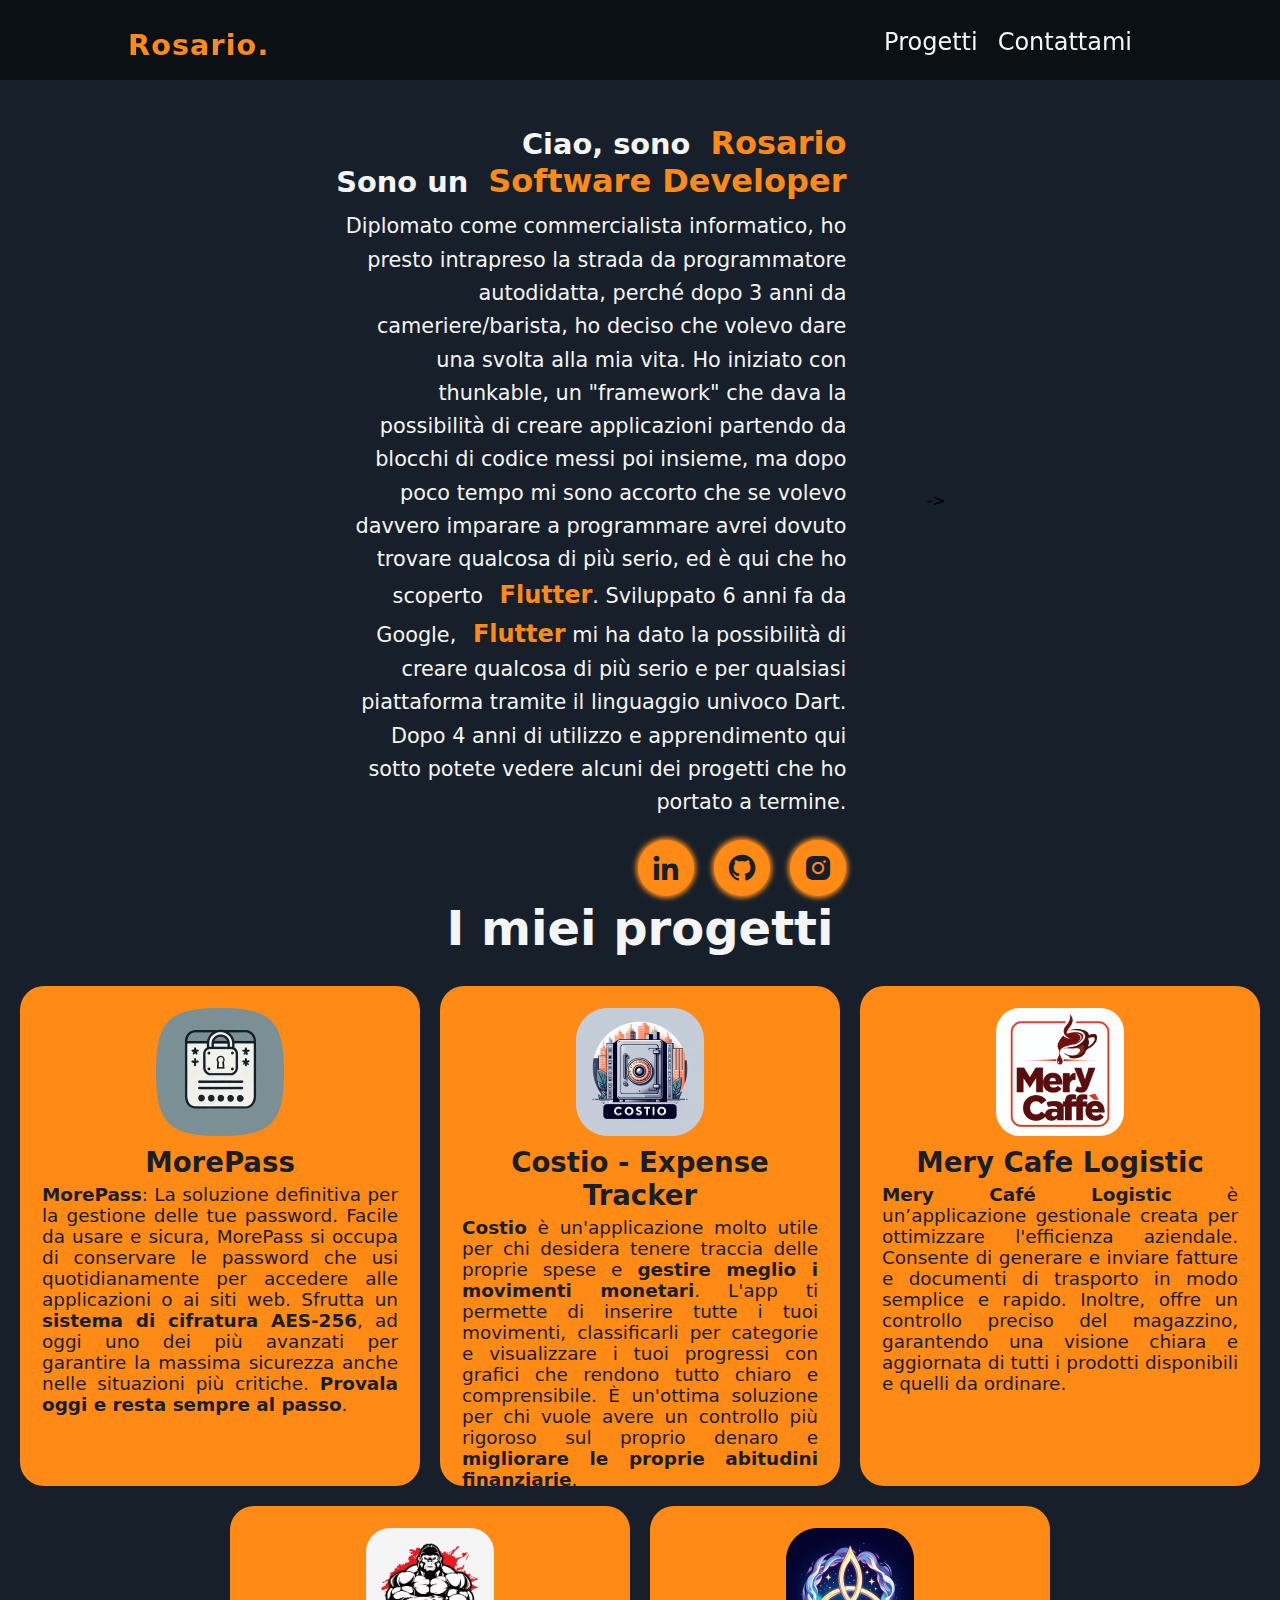
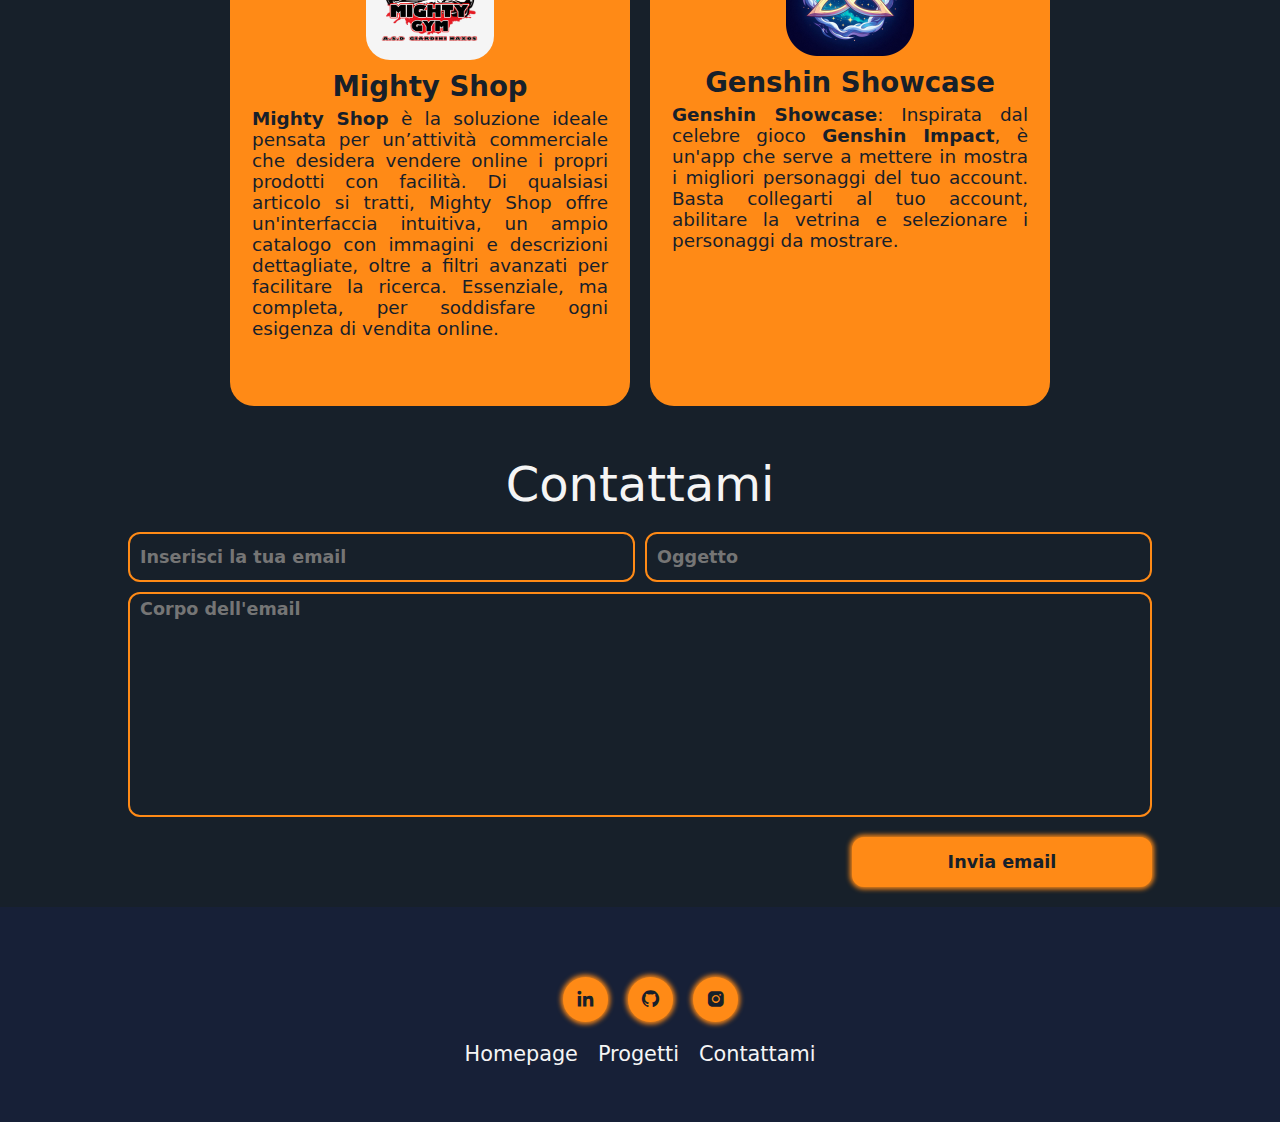
<file: index.html>
<!DOCTYPE html>
<html lang="it">
  <head>
    <meta charset="UTF-8" />
    <meta name="viewport" content="width=device-width, initial-scale=1.0" />
    <title>Rosario Portfolio</title>
    <link href="css/style.css" rel="stylesheet" />
    <link
      href="https://unpkg.com/boxicons@2.1.4/css/boxicons.min.css"
      rel="stylesheet"
    />
  </head>

  <body>
    <header>
      <div class="logo">Rosario.</div>

      <nav class="navbar">
        <div id="projectsButton">Progetti</div>
        <div id="contactsButton">Contattami</div>
      </nav>

      <div class="hamburger">
        <span></span>
        <span></span>
        <span></span>
      </div>
    </header>

    <section class="about">
      <!- <img src="assets/apps_logos/costio_web.png" alt="" /> ->
      <div class="aboutText">
        <h1>Ciao, sono <span>Rosario</span></h1>
        <h2>Sono un <span>Software Developer</span></h2>
        <p class="description">
          Diplomato come commercialista informatico, ho presto intrapreso la
          strada da programmatore autodidatta, perché dopo 3 anni da
          cameriere/barista, ho deciso che volevo dare una svolta alla mia vita.
          Ho iniziato con thunkable, un "framework" che dava la possibilità di
          creare applicazioni partendo da blocchi di codice messi poi insieme,
          ma dopo poco tempo mi sono accorto che se volevo davvero imparare a
          programmare avrei dovuto trovare qualcosa di più serio, ed è qui che
          ho scoperto <span>Flutter</span>. Sviluppato 6 anni fa da Google,
          <span>Flutter</span> mi ha dato la possibilità di creare qualcosa di
          più serio e per qualsiasi piattaforma tramite il linguaggio univoco
          Dart. Dopo 4 anni di utilizzo e apprendimento qui sotto potete vedere
          alcuni dei progetti che ho portato a termine.
        </p>
        <div class="profiles">
          <a
            href="https://www.linkedin.com/in/rosario-campagna-b31650267/"
            target="_blank"
          >
            <i class="bx bxl-linkedin"></i
          ></a>
          <a href="https://github.com/RosarioCampagna" target="_blank"
            ><i class="bx bxl-github"></i
          ></a>
          <a href="https://www.instagram.com/rosario_sw_/" target="_blank"
            ><i class="bx bxl-instagram-alt"></i
          ></a>
        </div>
      </div>
    </section>

    <section id="projectsSection">
      <h2 id="projectsTitle">I miei progetti</h2>

      <div class="appContainer">
        <!-- questo è il primo appWidget-->
        <a href="pages/morepass.html" class="appWidget">
          <img
            src="assets/apps_logos/morepass_logo.png"
            alt="Impossibile ottenere l'immagine"
          />
          <h2>MorePass</h2>
          <p id="morepass_description">
            <b>MorePass</b>: La soluzione definitiva per la gestione delle tue
            password. Facile da usare e sicura, MorePass si occupa di conservare
            le password che usi quotidianamente per accedere alle applicazioni o
            ai siti web. Sfrutta un <b>sistema di cifratura AES-256</b>, ad oggi
            uno dei più avanzati per garantire la massima sicurezza anche nelle
            situazioni più critiche.
            <b>Provala oggi e resta sempre al passo</b>.
          </p>
        </a>

        <!-- questo è il secondo appWidget-->
        <a href="pages/costio.html" class="appWidget">
          <img
            src="assets/apps_logos/costio_web.png"
            alt="Impossibile ottenere l'immagine"
          />
          <h2>Costio - Expense Tracker</h2>
          <p id="costio_description">
            <b>Costio</b> è un'applicazione molto utile per chi desidera tenere
            traccia delle proprie spese e
            <b>gestire meglio i movimenti monetari</b>. L'app ti permette di
            inserire tutte i tuoi movimenti, classificarli per categorie e
            visualizzare i tuoi progressi con grafici che rendono tutto chiaro e
            comprensibile. È un'ottima soluzione per chi vuole avere un
            controllo più rigoroso sul proprio denaro e
            <b>migliorare le proprie abitudini finanziarie</b>.
          </p>
        </a>

        <!-- questo è il terzo appWidget-->
        <a href="pages/merycafe.html" class="appWidget">
          <img
            src="assets/apps_logos/merycafe_logo.jpeg"
            alt="Impossibile ottenere l'immagine"
            style="border-radius: 24px"
          />
          <h2>Mery Cafe Logistic</h2>
          <p id="merycafe_description">
            <b>Mery Café Logistic</b> è un’applicazione gestionale creata per
            ottimizzare l'efficienza aziendale. Consente di generare e inviare
            fatture e documenti di trasporto in modo semplice e rapido. Inoltre,
            offre un controllo preciso del magazzino, garantendo una visione
            chiara e aggiornata di tutti i prodotti disponibili e quelli da
            ordinare.
          </p>
        </a>

        <!-- questo è il quarto appWidget-->
        <a href="pages/mighty_shop.html" class="appWidget">
          <div class="mighty_logo_div">
            <img
              src="assets/apps_logos/mighty_logo.png"
              alt="Impossibile ottenere l'immagine"
              class="mighty_logo"
            />
          </div>
          <h2>Mighty Shop</h2>
          <p id="mighty_description">
            <b>Mighty Shop</b> è la soluzione ideale pensata per un’attività
            commerciale che desidera vendere online i propri prodotti con
            facilità. Di qualsiasi articolo si tratti, Mighty Shop offre
            un'interfaccia intuitiva, un ampio catalogo con immagini e
            descrizioni dettagliate, oltre a filtri avanzati per facilitare la
            ricerca. Essenziale, ma completa, per soddisfare ogni esigenza di
            vendita online.
          </p>
        </a>

        <!-- questo è il quinto appWidget-->
        <a href="pages/genshin_showcase.html" class="appWidget">
          <img
            src="assets/apps_logos/genshin_showcase.png"
            alt="Impossibile ottenere l'immagine"
            class="genshin_showcase_logo"
          />
          <h2>Genshin Showcase</h2>
          <p id="genshin_description">
            <b>Genshin Showcase</b>: Inspirata dal celebre gioco
            <b>Genshin Impact</b>, è un'app che serve a mettere in mostra i
            migliori personaggi del tuo account. Basta collegarti al tuo
            account, abilitare la vetrina e selezionare i personaggi da
            mostrare.
          </p>
        </a>
      </div>
    </section>

    <section id="contact">
      <p class="contactLabel">Contattami</p>
      <form action="submit" class="contactForm">
        <div class="contactAndSubject">
          <input
            type="email"
            pattern="[^@]+@[^@]+\.[a-zA-Z]{2,6}"
            size="30"
            required
            placeholder="Inserisci la tua email"
            name="email"
            autocomplete="email"
          />
          <input type=" text" placeholder="Oggetto" required name="object" />
        </div>
        <textarea
          name="corpo"
          id="emailText"
          placeholder="Corpo dell'email"
        ></textarea>
        <button>Invia email</button>
      </form>
    </section>

    <footer class="footer">
      <div class="profiles">
        <a
          href="https://www.linkedin.com/in/rosario-campagna-b31650267/"
          target="_blank"
        >
          <i class="bx bxl-linkedin"></i
        ></a>
        <a href="https://github.com/RosarioCampagna" target="_blank"
          ><i class="bx bxl-github"></i
        ></a>
        <a href="https://www.instagram.com/rosario_sw_/" target="_blank"
          ><i class="bx bxl-instagram-alt"></i
        ></a>
      </div>

      <nav>
        <div id="homepage">Homepage</div>
        <div id="footerProjectsButton">Progetti</div>
        <div id="footerContactsButton">Contattami</div>
      </nav>
    </footer>
    <script defer type="text/javascript" src="index.js"></script>
  </body>
</html>
</file>
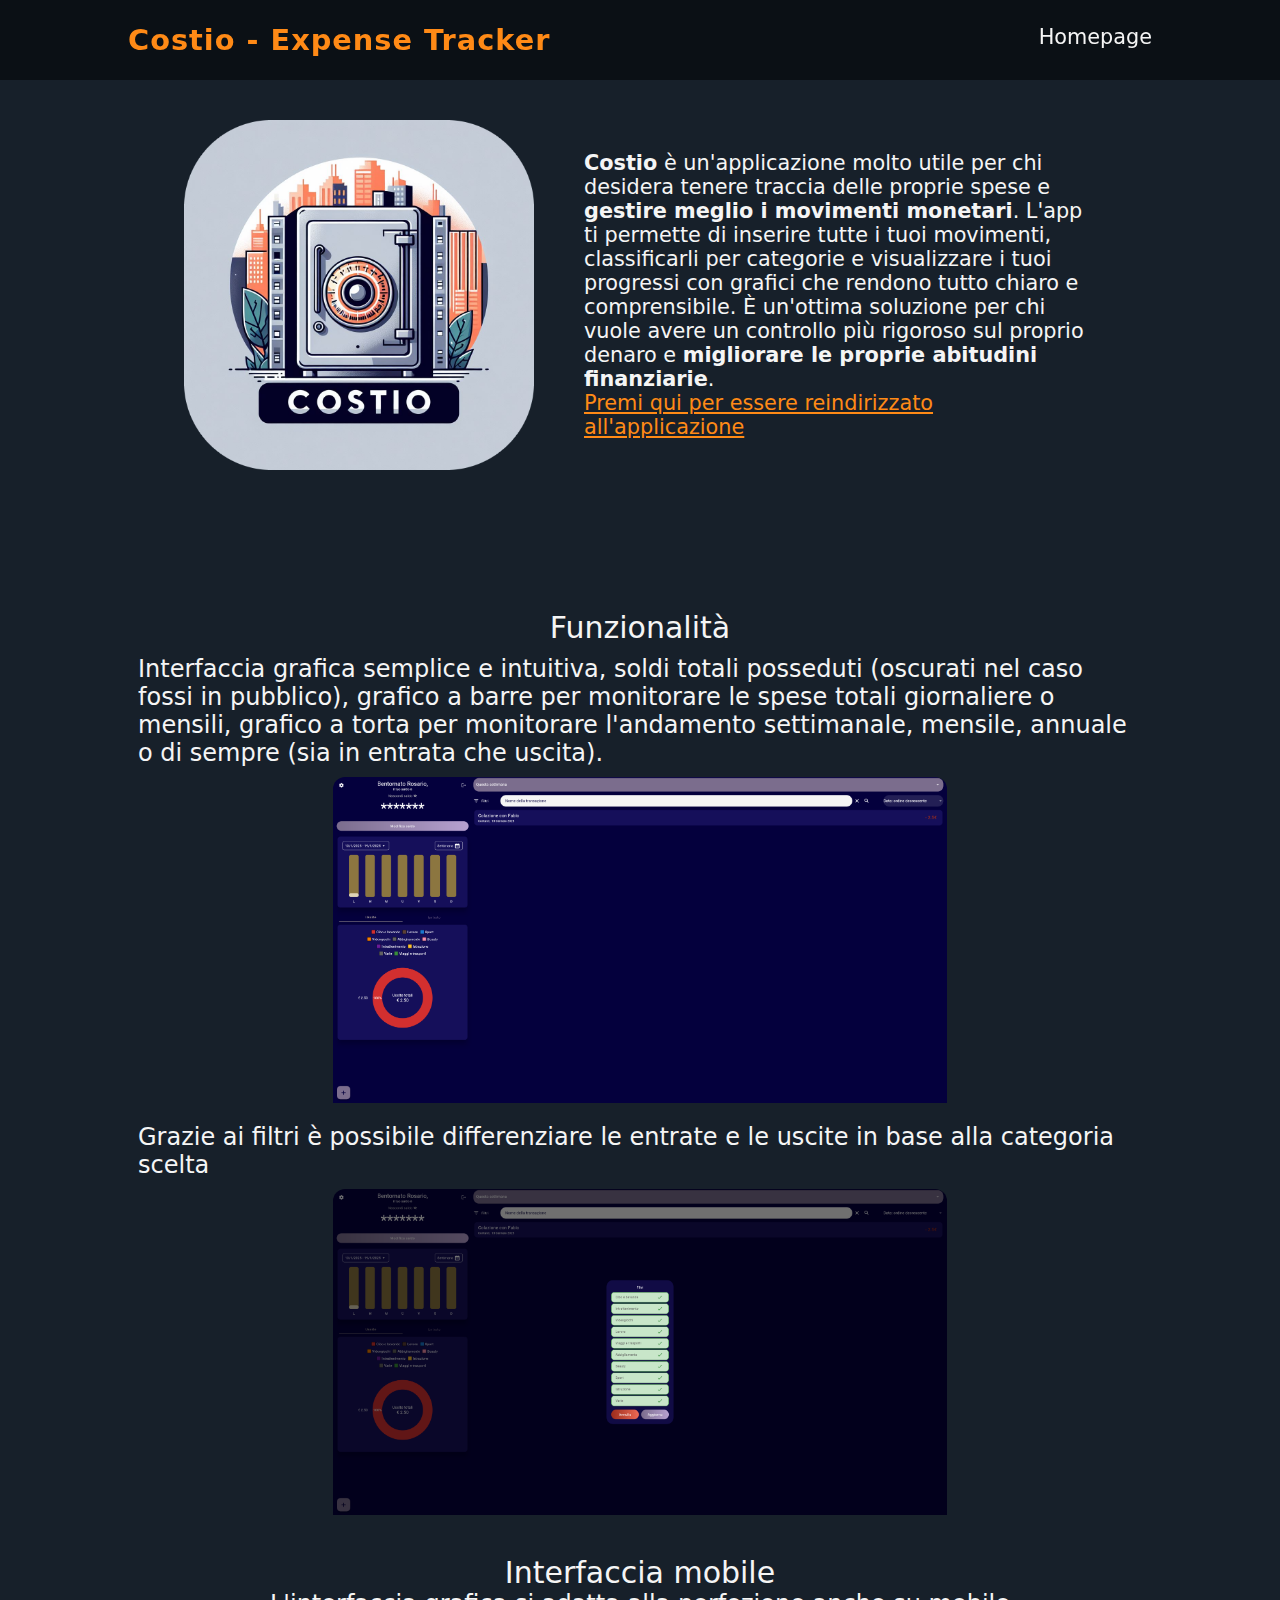
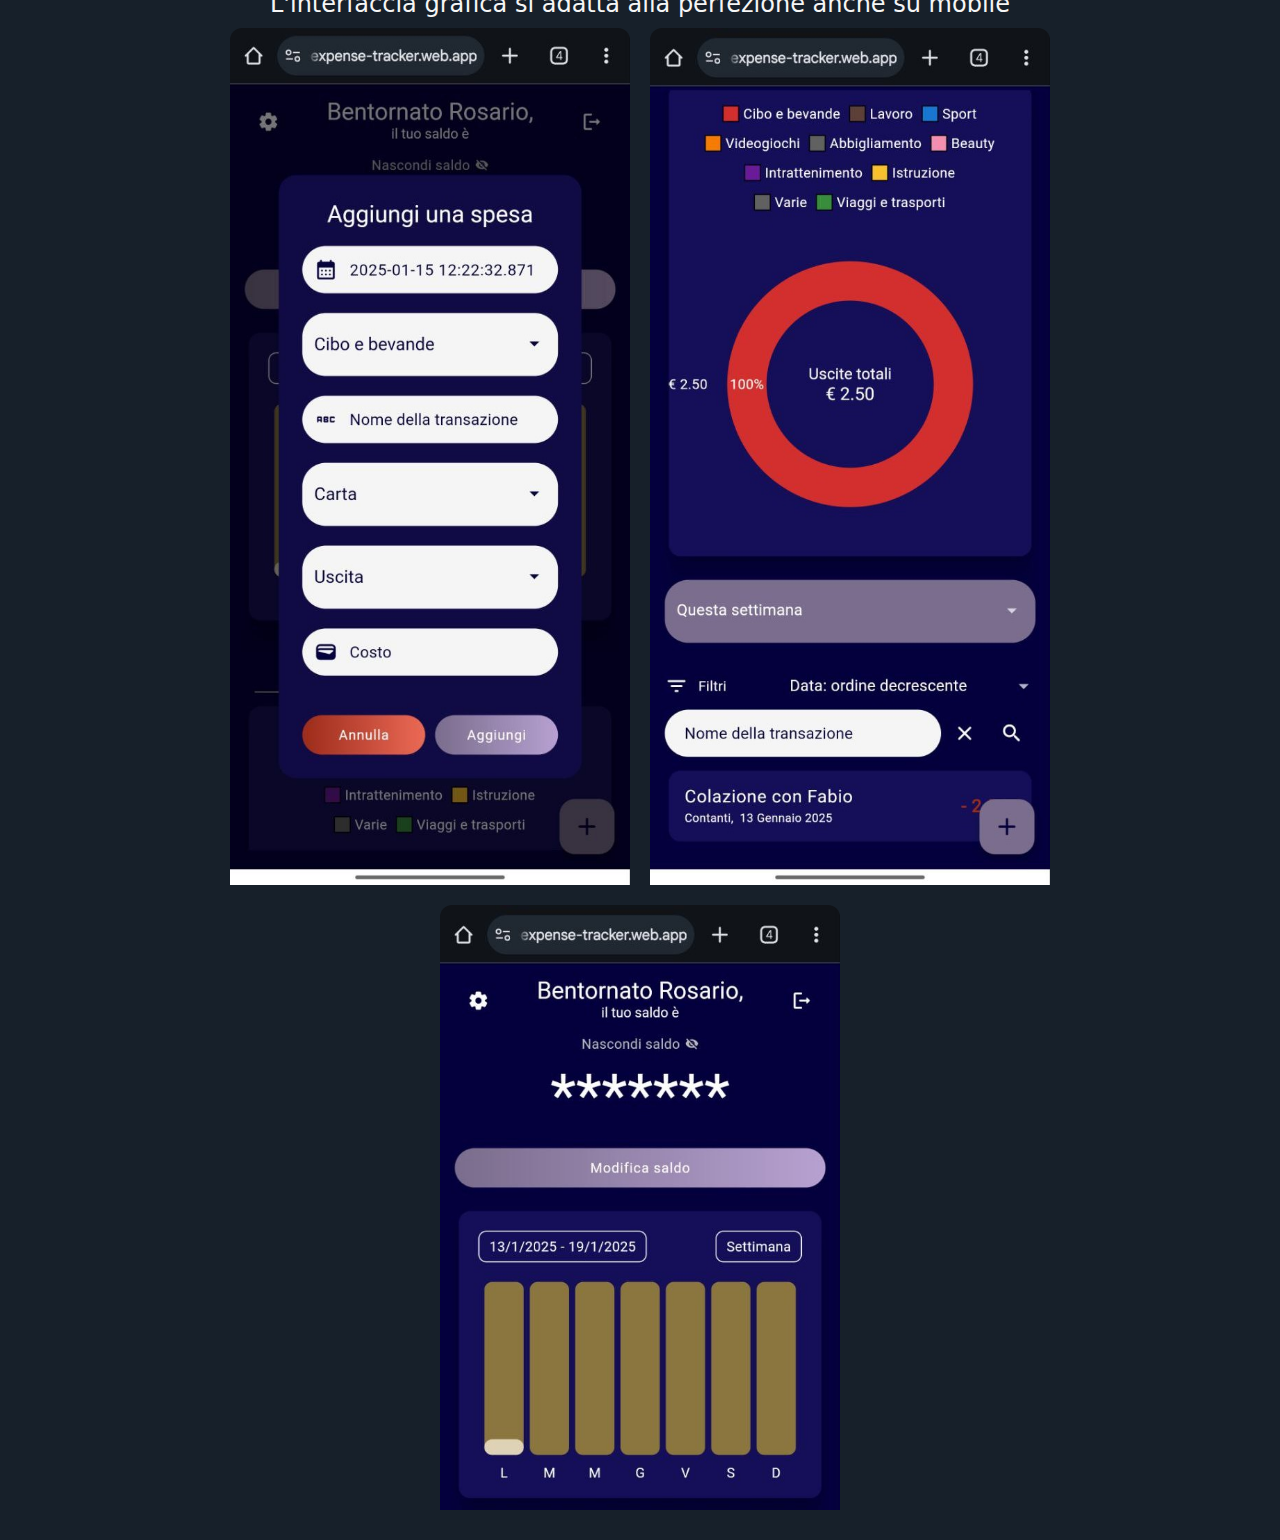
<file: pages/costio.html>
<!DOCTYPE html>
<html lang="it">

<head>
  <meta charset="UTF-8" />
  <meta name="viewport" content="width=device-width, initial-scale=1.0" />
  <title>Costio - Expense Tracker</title>
  <link rel="stylesheet" href="../css/app_details.css" />
  <link href="https://unpkg.com/boxicons@2.1.4/css/boxicons.min.css" rel="stylesheet" />
</head>

<body>
  <header class="header">
    <span class="title">Costio - Expense Tracker</span>

    <nav class="navbar">
      <a href="../index.html" id="navItem">
        <div>Homepage</div>
      </a>
    </nav>

    <div class="hamburger" id="burger">
      <span></span>
      <span></span>
      <span></span>
    </div>
  </header>

  <nav class="off-screen-menu">
    <a href="../index.html">Homepage</a>
  </nav>

  <div class="details">
    <img src="../assets/apps_logos/costio_web.png" alt="Impossibile trovare l'immagine" />
    <p id="costio_description">
      <b>Costio</b> è un'applicazione molto utile per chi desidera tenere
      traccia delle proprie spese e
      <b>gestire meglio i movimenti monetari</b>. L'app ti permette di
      inserire tutte i tuoi movimenti, classificarli per categorie e
      visualizzare i tuoi progressi con grafici che rendono tutto chiaro e
      comprensibile. È un'ottima soluzione per chi vuole avere un controllo
      più rigoroso sul proprio denaro e
      <b>migliorare le proprie abitudini finanziarie</b>. <br>
      <a href="https://costio-expense-tracker.web.app/" target="_blank">Premi qui per essere reindirizzato
        all'applicazione</a>
    </p>
  </div>



  <div class="functionality">Funzionalità</div>

  <section class="imgSection">
    <p>
      Interfaccia grafica semplice e intuitiva, soldi totali posseduti
      (oscurati nel caso fossi in pubblico), grafico a barre per monitorare le
      spese totali giornaliere o mensili, grafico a torta per monitorare
      l'andamento settimanale, mensile, annuale o di sempre (sia in entrata
      che uscita).
    </p>
    <img src="../assets/costio_images/ui.png" alt="Impossibile trovare l'immagine" />

    <p>
      Grazie ai filtri è possibile differenziare le entrate e le uscite in
      base alla categoria scelta
    </p>
    <img src="../assets/costio_images/filters.png" alt="Impossibile trovare l'immagine" />

    <div class="functionality">Interfaccia mobile</div>

    <p>L'interfaccia grafica si adatta alla perfezione anche su mobile</p>

    <div class="mobile">
      <img src="../assets/costio_images/add.jpg" alt="Impossibile trovare l'immagine" />
      <img src="../assets/costio_images/mobile_graph.jpg" alt="Impossibile trovare l'immagine" />
      <img src="../assets/costio_images/mobile_bargraph.jpg" alt="Impossibile trovare l'immagine" />
    </div>
  </section>

  <button id="backToTop" onclick="toTop()">
    <i class="bx bxs-arrow-to-top"></i>
  </button>
  <script defer type="text/javascript" src="../main.js"></script>
</body>

</html>
</file>
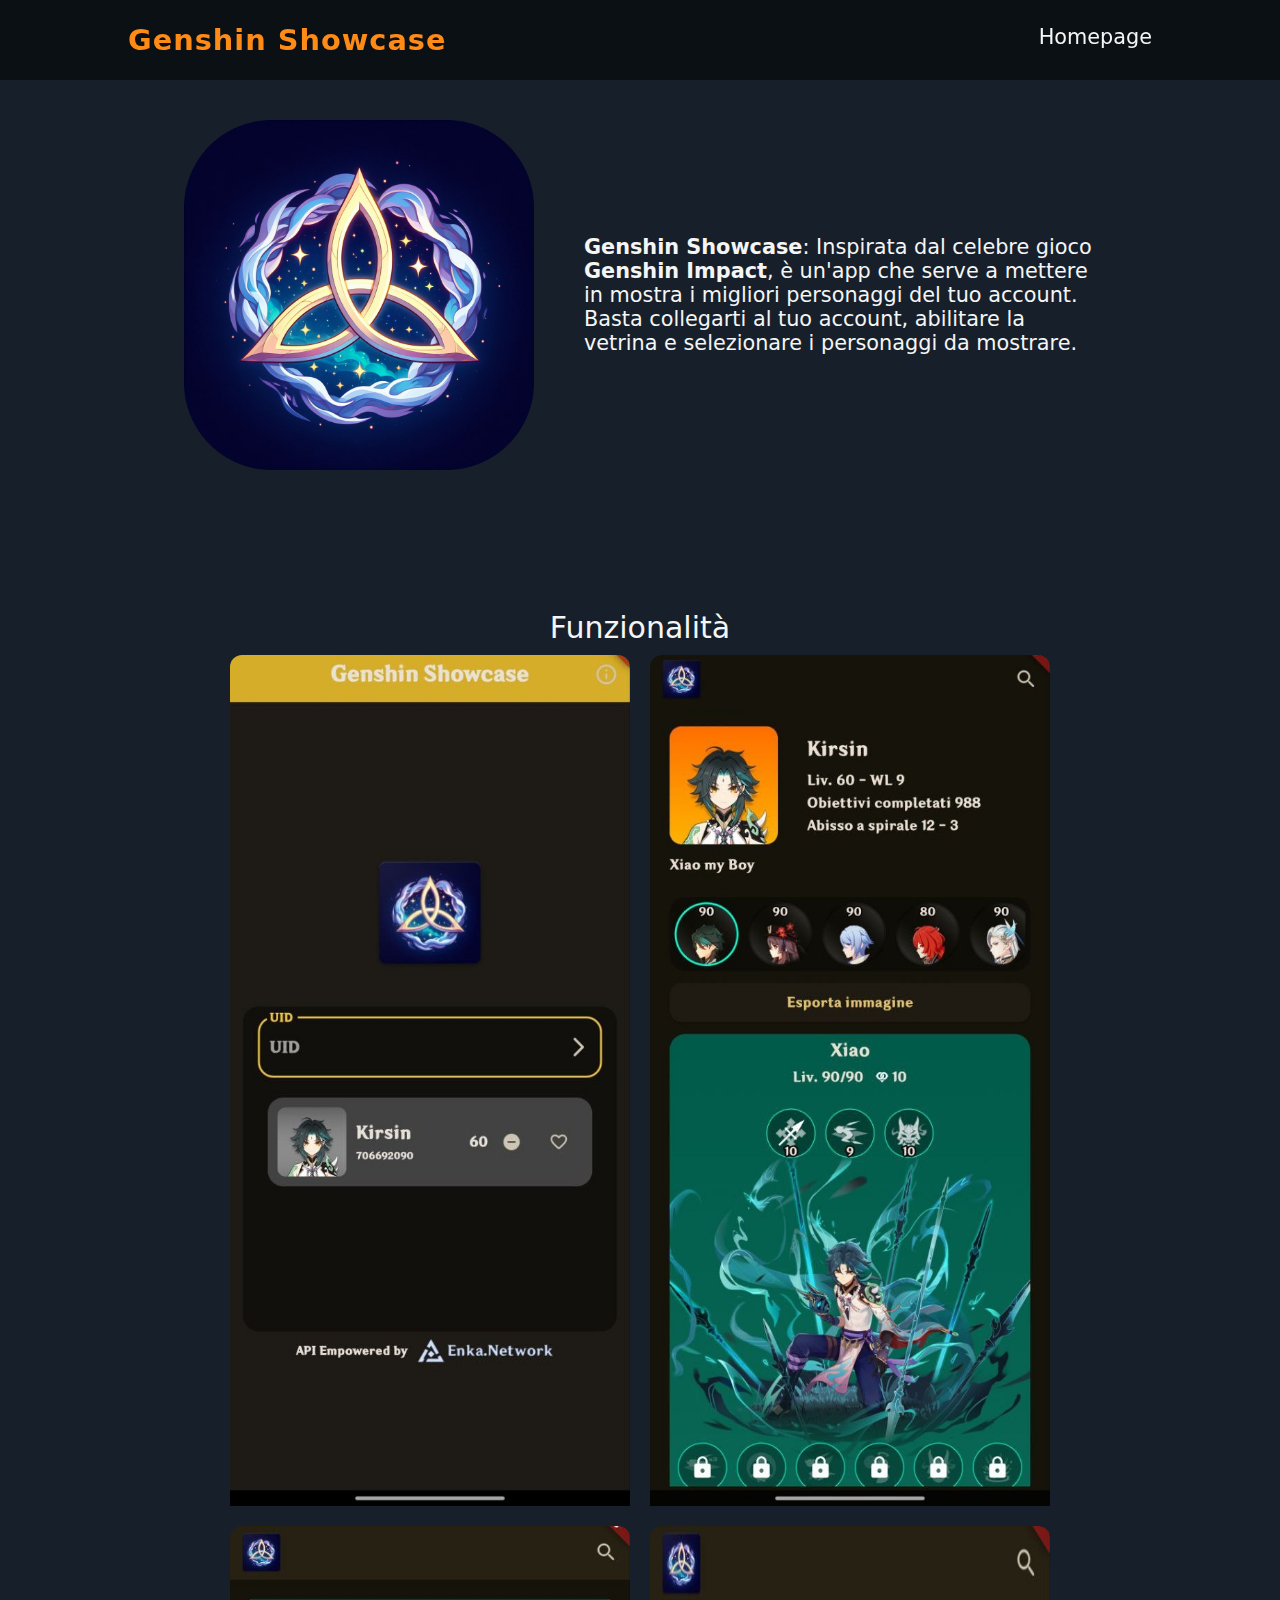
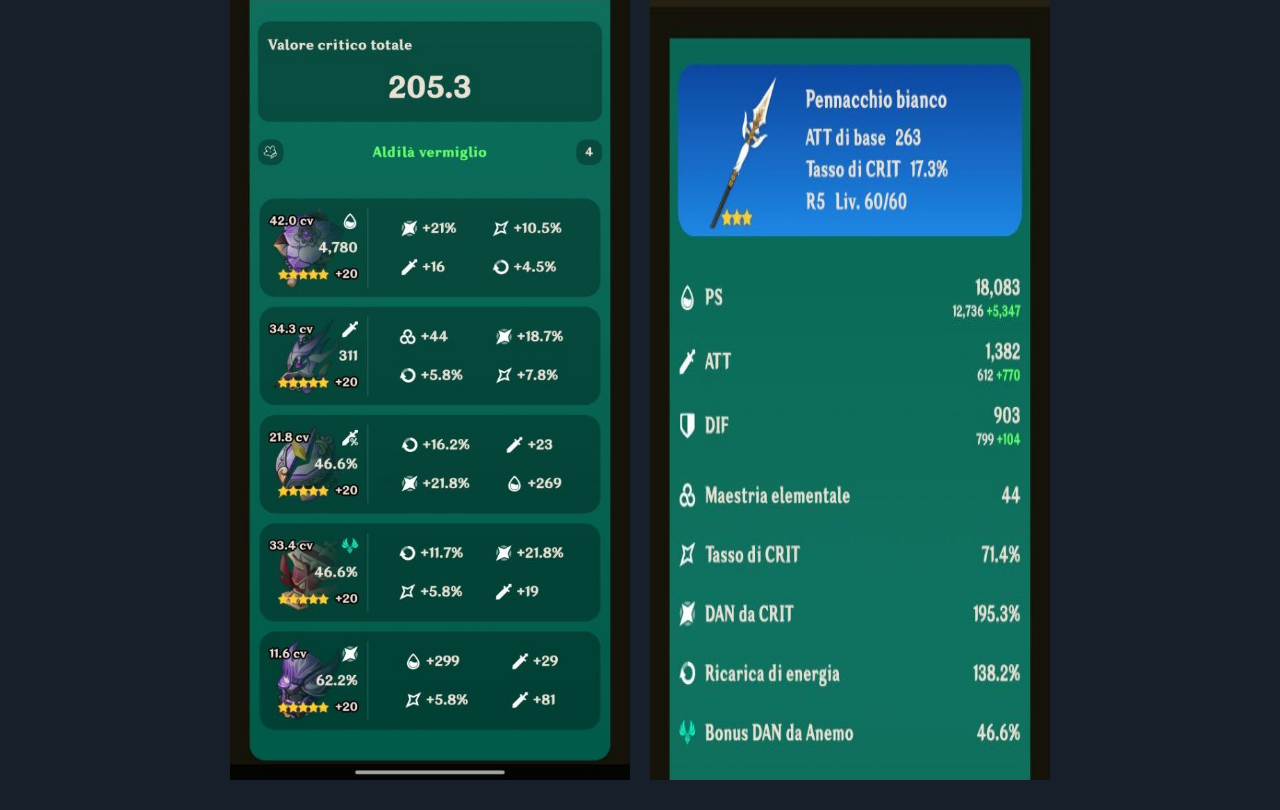
<file: pages/genshin_showcase.html>
<!DOCTYPE html>
<html lang="it">
  <head>
    <meta charset="UTF-8" />
    <meta name="viewport" content="width=device-width, initial-scale=1.0" />
    <title>Homepage</title>
    <link rel="stylesheet" href="../css/app_details.css" />
    <link
      href="https://unpkg.com/boxicons@2.1.4/css/boxicons.min.css"
      rel="stylesheet"
    />
    <title>Document</title>
  </head>

  <body>
    <header class="header">
      <h1 class="title">Genshin Showcase</h1>
      <nav class="navbar">
        <a href="../index.html" id="navItem"><div>Homepage</div></a>
      </nav>

      <div class="hamburger" id="burger">
        <span></span>
        <span></span>
        <span></span>
      </div>
    </header>

    <nav class="off-screen-menu">
      <a href="../index.html">Homepage</a>
    </nav>

    <div class="details">
      <img
        src="../assets/apps_logos/genshin_showcase.png"
        alt="Impossibile trovare l'immagine"
      />
      <p id="genshin_description">
        <b>Genshin Showcase</b>: Inspirata dal celebre gioco
        <b>Genshin Impact</b>, è un'app che serve a mettere in mostra i migliori
        personaggi del tuo account. Basta collegarti al tuo account, abilitare
        la vetrina e selezionare i personaggi da mostrare.
      </p>
    </div>

    <div class="functionality">Funzionalità</div>

    <section class="imgSection">
      <div class="mobile">
        <img
          src="../assets/genshin_images/id_input.jpg"
          alt="Impossibile trovare l'immagine"
        />
        <img
          src="../assets/genshin_images/pg_showcase.jpg"
          alt="Impossibile trovare l'immagine"
        />
        <img
          src="../assets/genshin_images/artifacts.jpg"
          alt="Impossibile trovare l'immagine"
        />
        <img
          src="../assets/genshin_images/pg_basestats.jpg"
          alt="Impossibile trovare l'immagine"
        />
      </div>
    </section>

    <button id="backToTop" onclick="toTop()">
      <i class="bx bxs-arrow-to-top"></i>
    </button>

    <script defer type="text/javascript" src="../main.js"></script>
  </body>
</html>
</file>
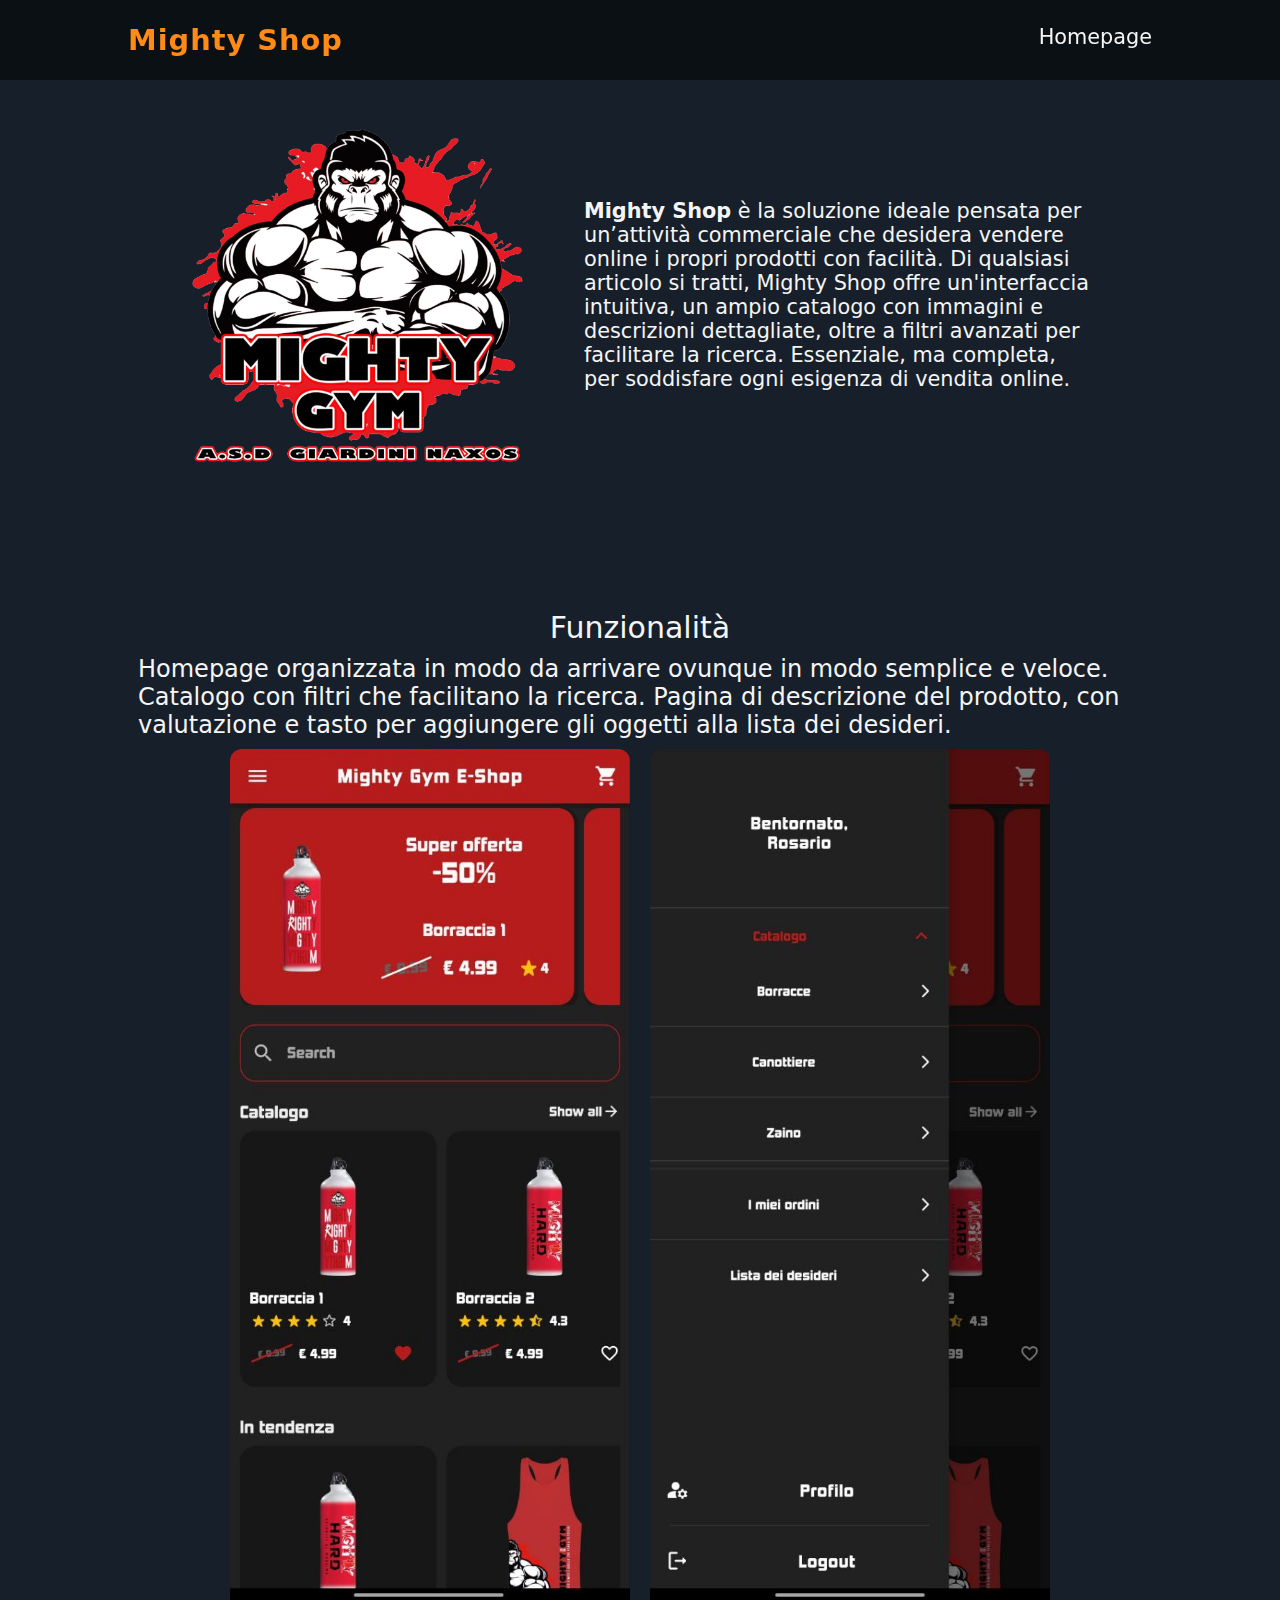
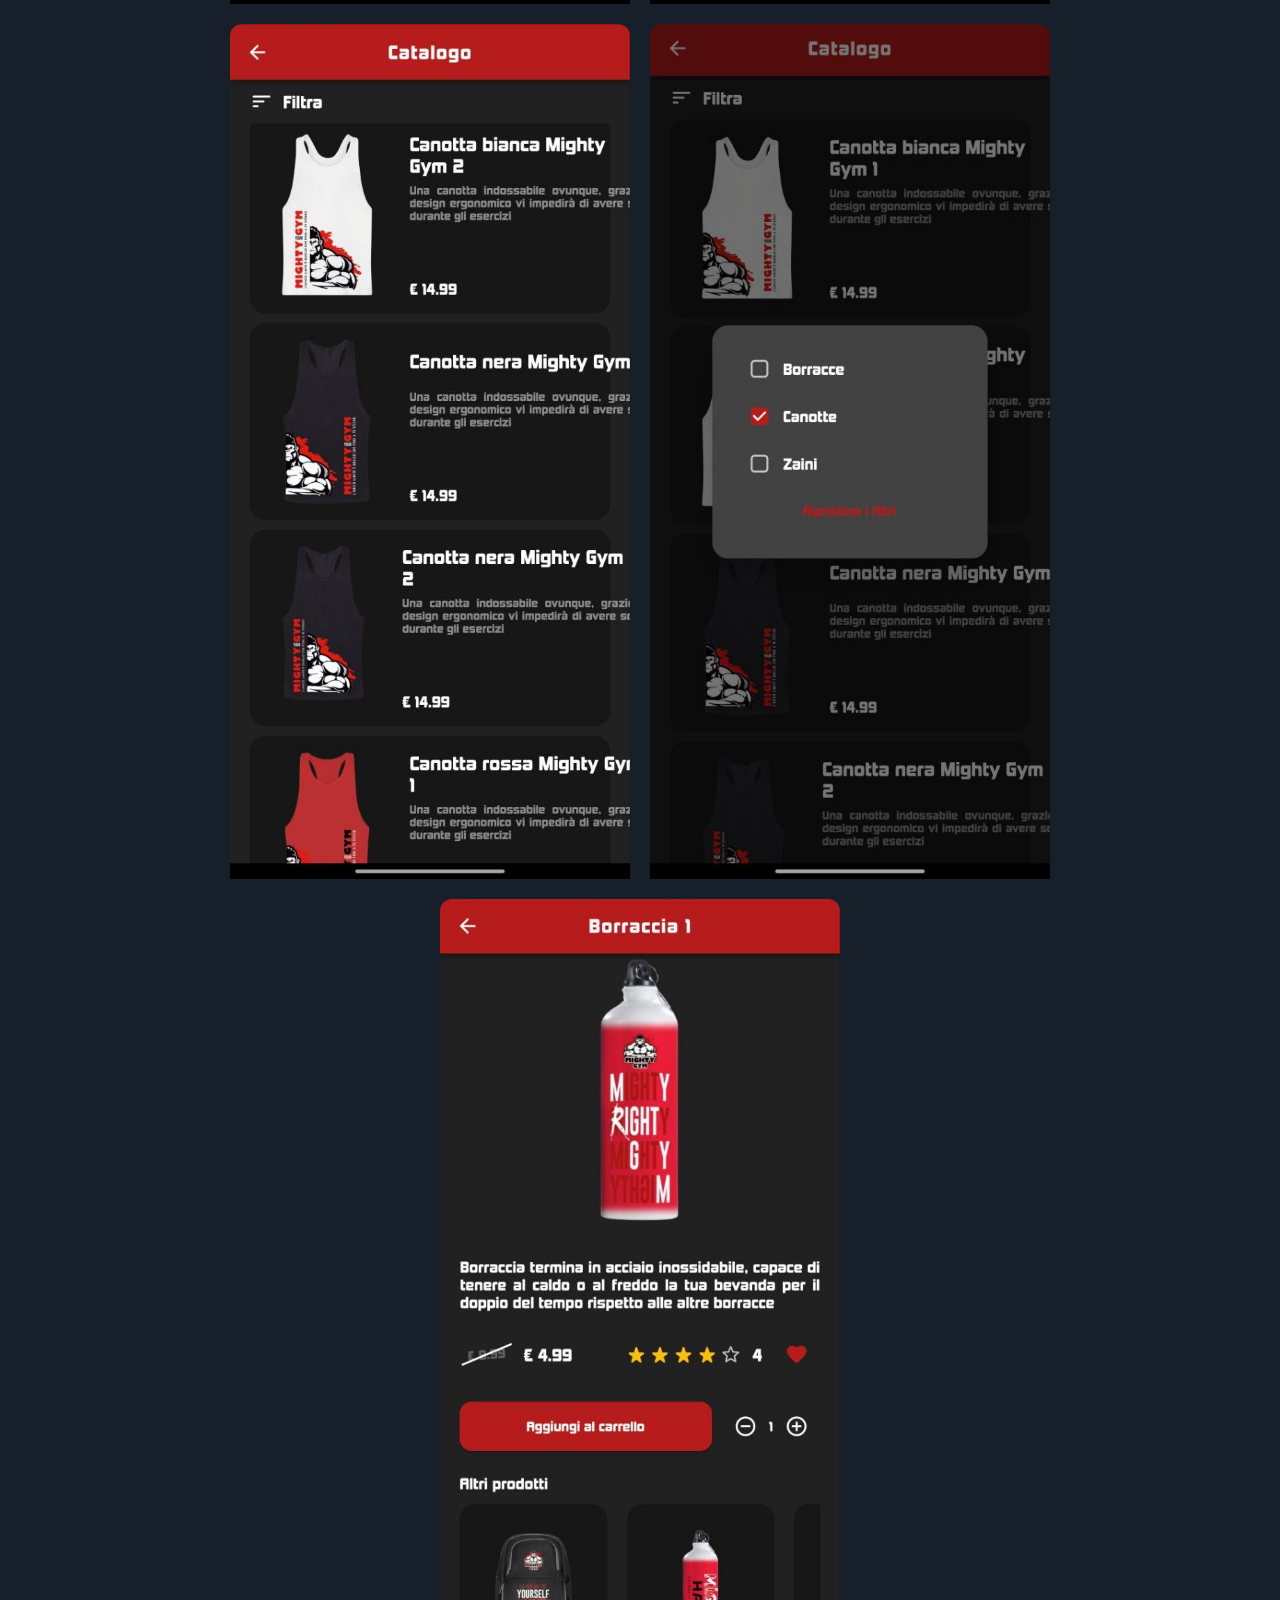
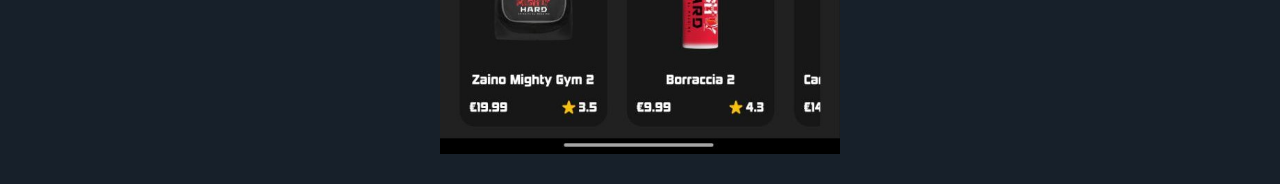
<file: pages/mighty_shop.html>
<!DOCTYPE html>
<html lang="it">
  <head>
    <meta charset="UTF-8" />
    <meta name="viewport" content="width=device-width, initial-scale=1.0" />
    <title>Homepage</title>
    <link rel="stylesheet" href="../css/app_details.css" />
    <link
      href="https://unpkg.com/boxicons@2.1.4/css/boxicons.min.css"
      rel="stylesheet"
    />
    <title>Document</title>
  </head>

  <body>
    <header class="header">
      <h1 class="title">Mighty Shop</h1>
      <nav class="navbar">
        <a href="../index.html" id="navItem"><div>Homepage</div></a>
      </nav>

      <div class="hamburger" id="burger">
        <span></span>
        <span></span>
        <span></span>
      </div>
    </header>

    <nav class="off-screen-menu">
      <a href="../index.html">Homepage</a>
    </nav>

    <div class="details">
      <img
        src="../assets/apps_logos/mighty_logo.png"
        alt="Impossibile trovare l'immagine"
      />
      <p id="mighty_description">
        <b>Mighty Shop</b> è la soluzione ideale pensata per un’attività
        commerciale che desidera vendere online i propri prodotti con facilità.
        Di qualsiasi articolo si tratti, Mighty Shop offre un'interfaccia
        intuitiva, un ampio catalogo con immagini e descrizioni dettagliate,
        oltre a filtri avanzati per facilitare la ricerca. Essenziale, ma
        completa, per soddisfare ogni esigenza di vendita online.
      </p>
    </div>

    <div class="functionality">Funzionalità</div>

    <section class="imgSection">
      <p>
        Homepage organizzata in modo da arrivare ovunque in modo semplice e
        veloce. Catalogo con filtri che facilitano la ricerca. Pagina di
        descrizione del prodotto, con valutazione e tasto per aggiungere gli
        oggetti alla lista dei desideri.
      </p>
      <div class="mobile">
        <img
          src="../assets/mighty_shop_images/homepage.jpg"
          alt="Impossibile trovare l'immagine"
        />
        <img
          src="../assets/mighty_shop_images/drawer.jpg"
          alt="Impossibile trovare l'immagine"
        />
        <img
          src="../assets/mighty_shop_images/catalogo.jpg"
          alt="Impossibile trovare l'immagine"
        />
        <img
          src="../assets/mighty_shop_images/filtri.jpg"
          alt="Impossibile trovare l'immagine"
        />
        <img
          src="../assets/mighty_shop_images/pagina_oggetto.jpg"
          alt="Impossibile trovare l'immagine"
        />
      </div>
    </section>

    <button id="backToTop" onclick="toTop()">
      <i class="bx bxs-arrow-to-top"></i>
    </button>

    <script defer type="text/javascript" src="../main.js"></script>
  </body>
</html>
</file>
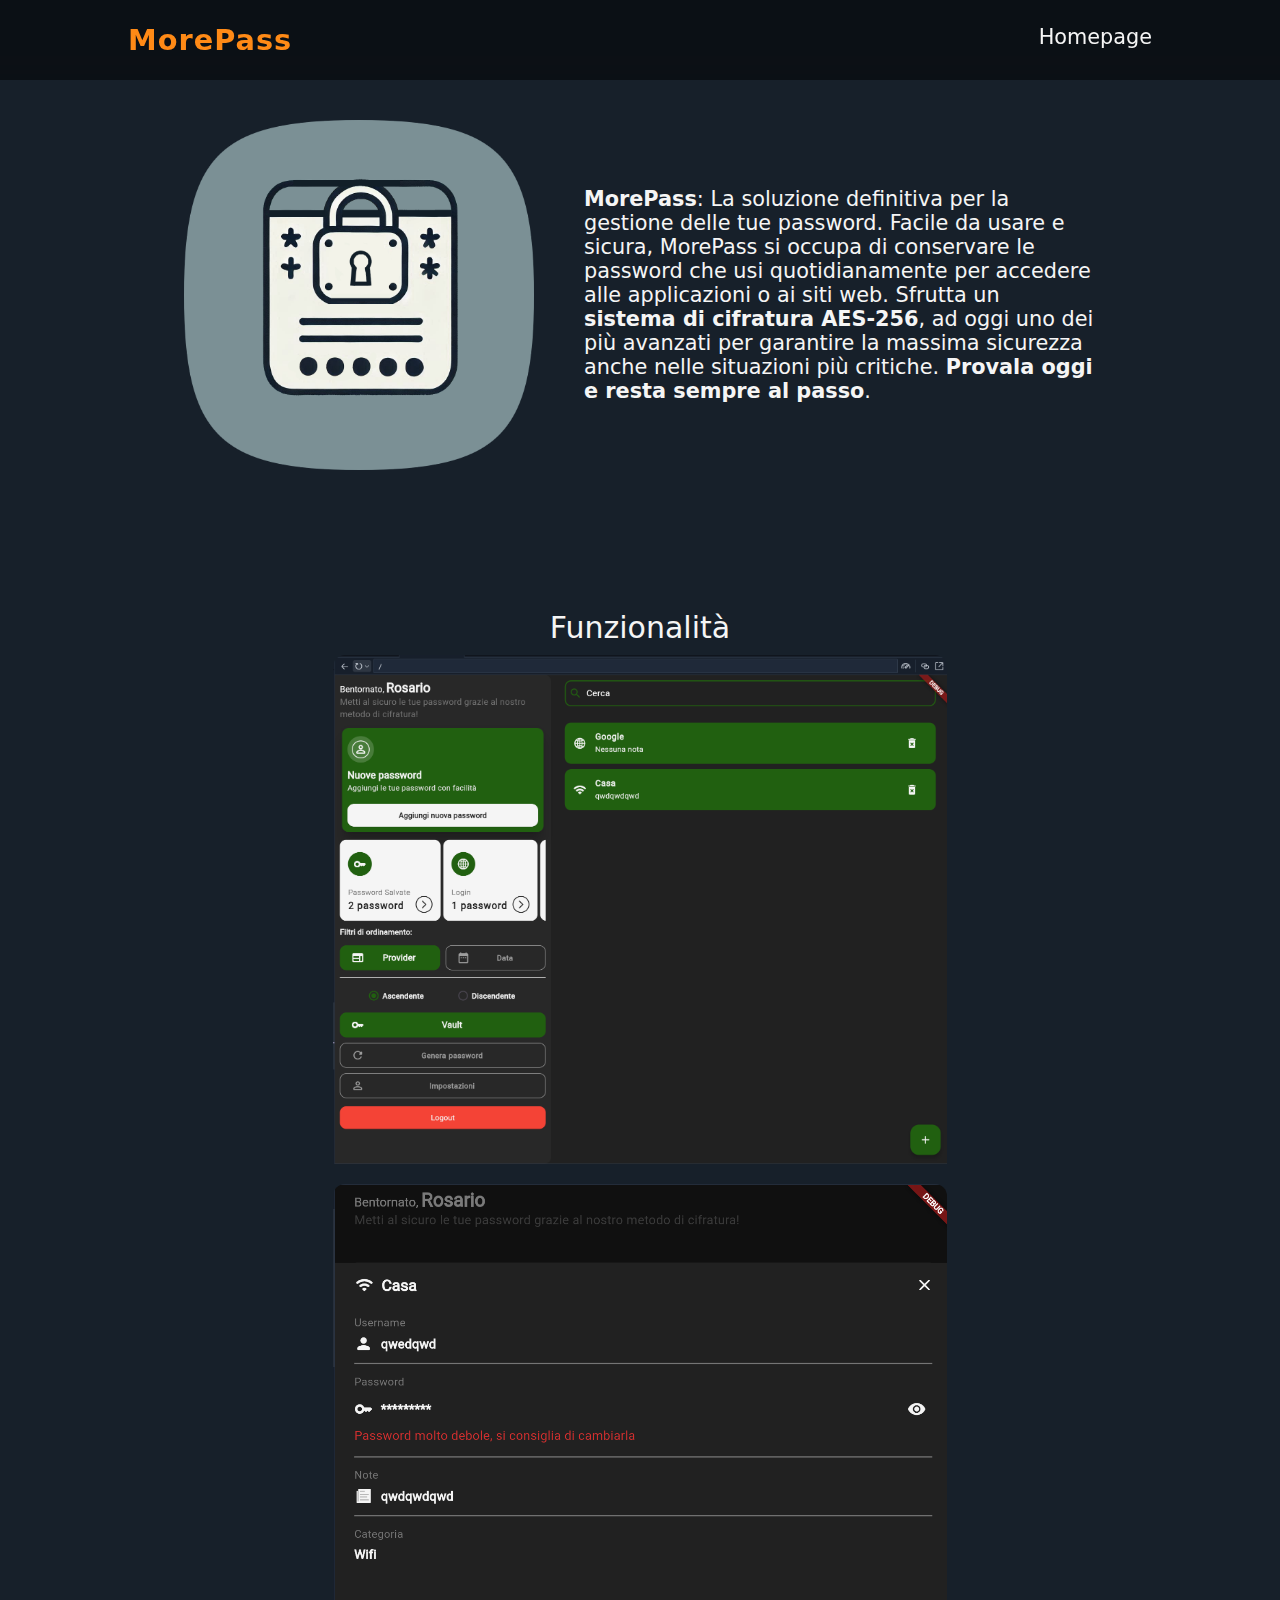
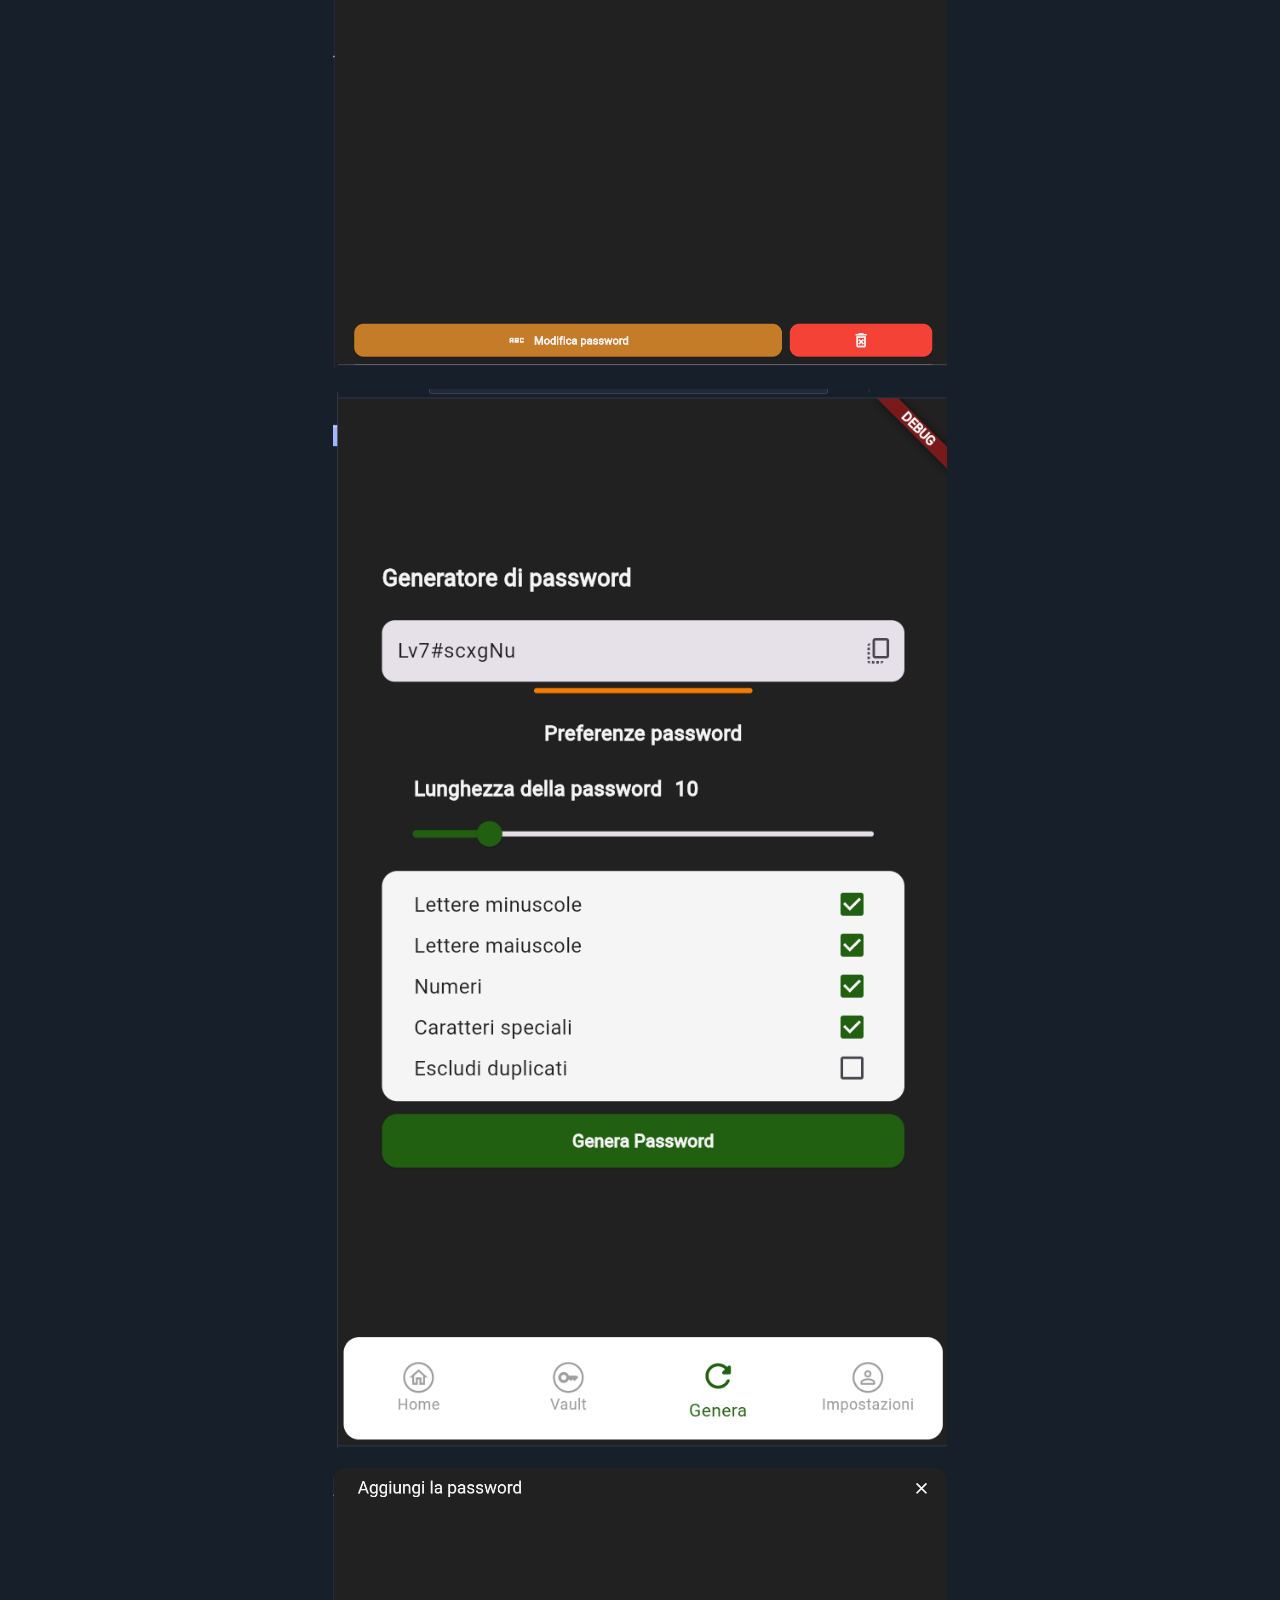
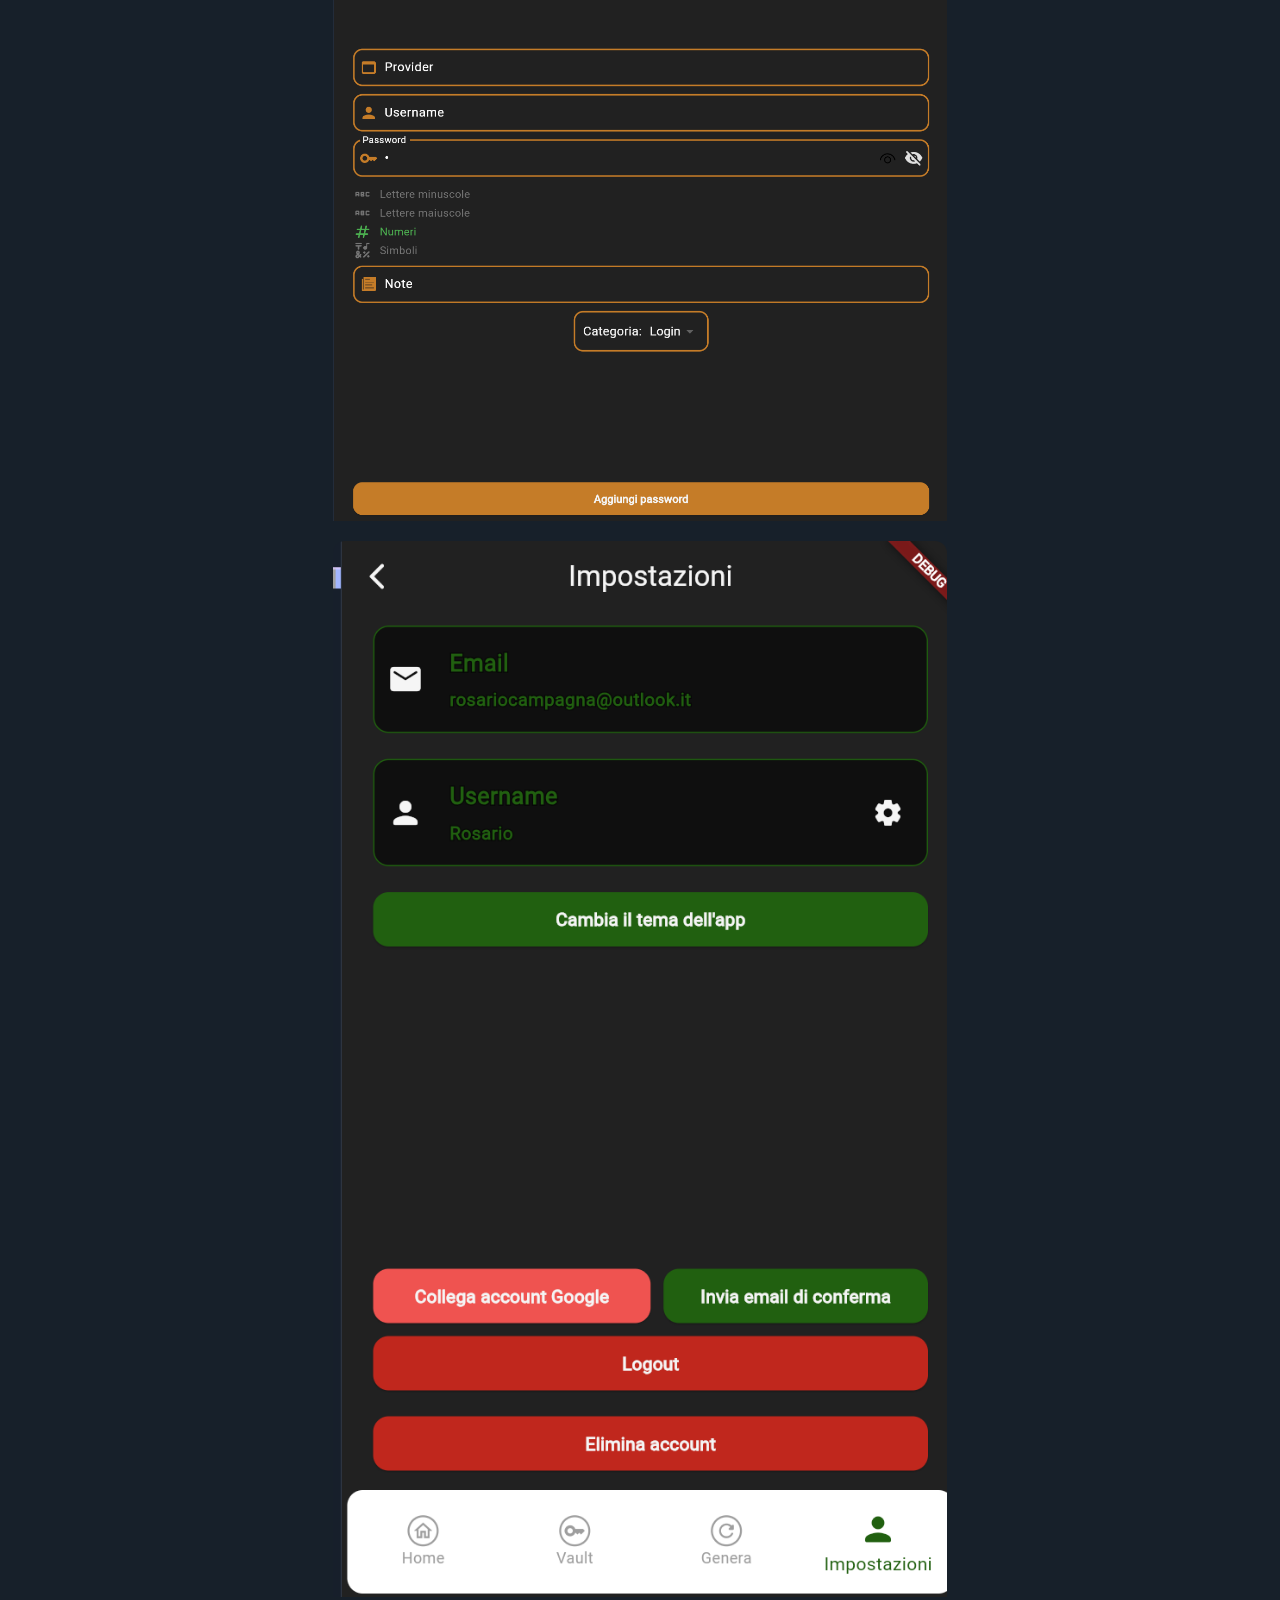
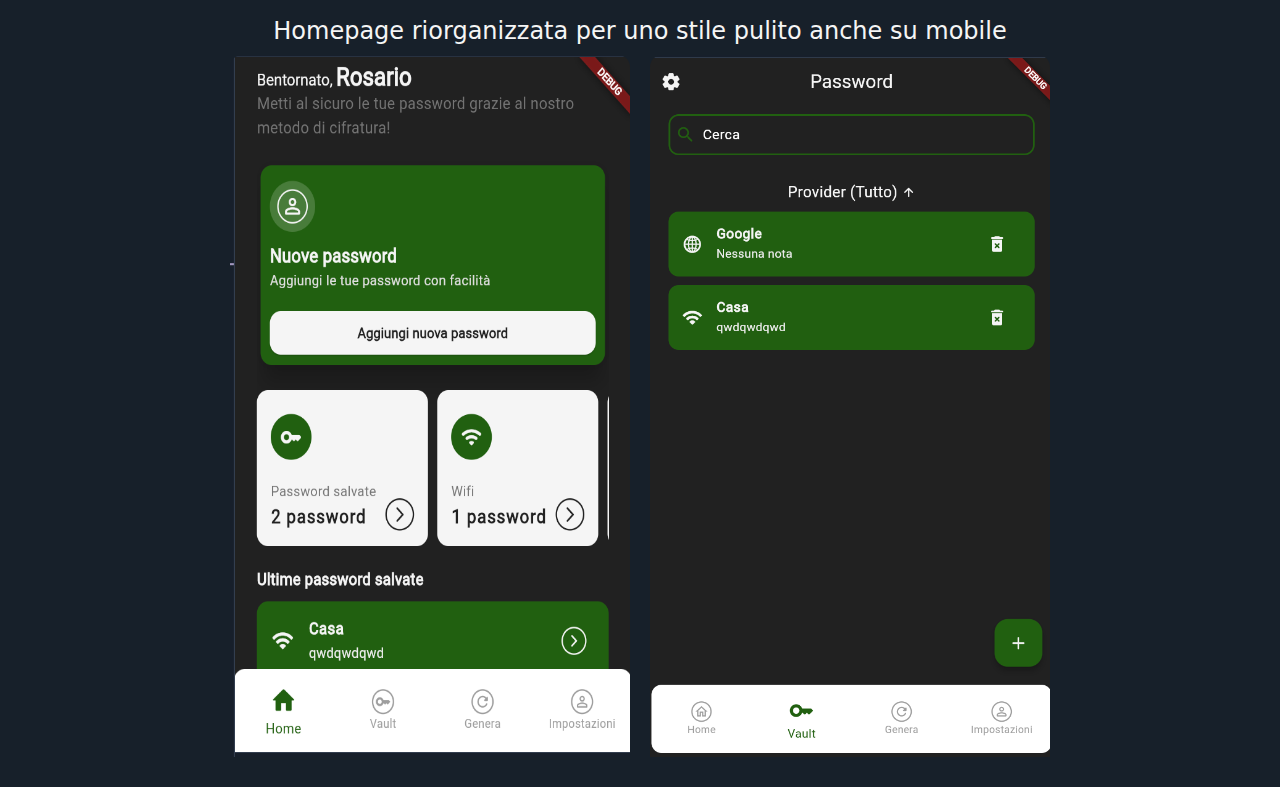
<file: pages/morepass.html>
<!DOCTYPE html>
<html lang="it">
  <head>
    <meta charset="UTF-8" />
    <meta name="viewport" content="width=device-width, initial-scale=1.0" />
    <title>Homepage</title>
    <link rel="stylesheet" href="../css/app_details.css" />
    <link
      href="https://unpkg.com/boxicons@2.1.4/css/boxicons.min.css"
      rel="stylesheet"
    />
    <title>Document</title>
  </head>

  <body>
    <header class="header">
      <div class="title">MorePass</div>

      <nav class="navbar">
        <a href="../index.html" id="navItem"><div>Homepage</div></a>
      </nav>

      <div class="hamburger">
        <span></span>
        <span></span>
        <span></span>
      </div>
    </header>

    <nav class="off-screen-menu">
      <a href="../index.html">Homepage</a>
    </nav>

    <div class="details">
      <img
        src="../assets/apps_logos/morepass_logo.png"
        alt="Impossibile trovare l'immagine"
      />
      <p>
        <b>MorePass</b>: La soluzione definitiva per la gestione delle tue
        password. Facile da usare e sicura, MorePass si occupa di conservare le
        password che usi quotidianamente per accedere alle applicazioni o ai
        siti web. Sfrutta un <b>sistema di cifratura AES-256</b>, ad oggi uno
        dei più avanzati per garantire la massima sicurezza anche nelle
        situazioni più critiche. <b>Provala oggi e resta sempre al passo</b>.
      </p>
    </div>

    <div class="functionality">Funzionalità</div>

    <section class="imgSection">
      <img
        src="../assets/morepass_images/desktop_home_ui.png"
        alt="Impossibile trovare l'immagine"
      />
      <img
        src="../assets/morepass_images/password_details.png"
        alt="Impossibile trovare l'immagine"
      />
      <img
        src="../assets/morepass_images/password_gen.png"
        alt="Impossibile trovare l'immagine"
      />
      <img
        src="../assets/morepass_images/add_password.png"
        alt="Impossibile trovare l'immagine"
      />
      <img
        src="../assets/morepass_images/settings.png"
        alt="Impossibile trovare l'immagine"
      />

      <p>Homepage riorganizzata per uno stile pulito anche su mobile</p>

      <div class="mobile">
        <img
          src="../assets/morepass_images/mobile_home_ui.png"
          alt="impossibile trovare l'immagine"
        />
        <img
          src="../assets/morepass_images/password_list_mobile.png"
          alt="impossibile trovare l'immagine"
        />
      </div>
    </section>

    <button id="backToTop" onclick="toTop()">
      <i class="bx bxs-arrow-to-top"></i>
    </button>

    <script defer type="text/javascript" src="../main.js"></script>
  </body>
</html>
</file>
<file: css/style.css>
:root {
  --primaryColor: rgb(255, 138, 22);
  --black: rgb(23, 32, 42);
}

html {
  scroll-behavior: smooth;
}

* {
  padding: 0;
  margin: 0;
  font-family: system-ui, -apple-system, BlinkMacSystemFont, "Segoe UI", Roboto,
    Oxygen, Ubuntu, Cantarell, "Open Sans", "Helvetica Neue", sans-serif;
  box-sizing: border-box;
}

body {
  background-color: var(--black);
}

header {
  position: fixed;
  top: 0;
  left: 0;
  display: flex;
  justify-content: space-between;
  align-items: center;
  padding: 20px 10%;
  height: 80px;
  background-color: rgba(0, 0, 0, 0.5);
  z-index: 100;
  width: 100%;
  -webkit-backdrop-filter: blur(10px);
  backdrop-filter: blur(10px);
}

.about p,
.about h1,
.about h2 {
  color: whitesmoke;
}

.logo {
  font-size: 1.8rem;
  font-weight: 800;
  color: var(--primaryColor);
  letter-spacing: 1px;
  cursor: pointer;
}

.navbar {
  display: flex;
  flex-direction: column;
  justify-content: center;
  align-items: center;
  top: 80px;
  position: fixed;
  z-index: 100;
  right: -450px;
  padding: 10px;
  border-bottom-left-radius: 12px;
  transition: ease-in-out 0.3s;
  background-color: rgba(0, 0, 0, 0.5);
  -webkit-backdrop-filter: blur(10px);
  backdrop-filter: blur(10px);
}

.navbar.active {
  right: 0;
}

.navbar div {
  position: relative;
  font-size: 1.5rem;
  color: whitesmoke;
  transition: ease-in-out 0.3s;
  text-decoration: none;
  font-weight: 500;
  cursor: pointer;
  margin: 10px 30px;
  border-bottom: 2px solid transparent;
  padding-bottom: 5px;
}

.navbar div:hover {
  color: var(--primaryColor);
  border-bottom: 2px solid var(--primaryColor);
}

.hamburger {
  width: 40px;
  min-width: 40px;
  position: relative;
  display: block;
  cursor: pointer;
  color: whitesmoke;
  font-size: 30px;
  display: flex;
  flex-direction: column;
  transition: ease-in-out 0.3s;
  margin-left: 30px;
}

.hamburger span {
  width: 100%;
  background: whitesmoke;
  height: 3px;
  margin: 5px 0;
  border-radius: 8px;
  transition: ease-in-out 0.3s;
}

.hamburger.active span:nth-child(1) {
  transform: translateY(13px) rotate(45deg) scale(0.8);
}

.hamburger.active span:nth-child(2) {
  transform: scaleX(0);
}

.hamburger.active span:nth-child(3) {
  transform: translateY(-13px) rotate(-45deg) scale(0.8);
}

.hamburger:hover {
  transform: scale(1.1);
}

.merycafe_logo {
  border-radius: 24px;
}

.about {
  display: flex;
  flex-direction: column;
  justify-content: center;
  align-items: center;
  padding: 120px 10% 20px;
}

.about h1 {
  margin: 20px 0 0 0;
  font-size: 1.8em;
}

.about h2 {
  font-size: 1.8em;
}

.about img {
  height: 350px;
  width: auto;
  box-shadow: 0 0 10px 2px var(--primaryColor);
  border-radius: 40%;
  transition: ease-in-out 0.3s;
}

.about img:hover {
  transform: scale(1.05);
  box-shadow: 0 0 20px 2px var(--primaryColor);
}

.aboutText {
  display: flex;
  flex-direction: column;
  justify-content: center;
  align-items: start;
}

.about p {
  margin: 10px 0 0 0;
  text-align: start;
  font-size: 1.3rem;
  font-weight: 400;
  line-height: 1.6;
}

.about span {
  color: var(--primaryColor);
  font-size: 2rem;
}

.about p span {
  color: var(--primaryColor);
  font-weight: 800;
  font-size: 1.5rem;
}

.profiles {
  display: flex;
  flex-direction: row;
  justify-content: center;
  align-items: center;
  margin-top: 20px;
}

.bx {
  font-size: 1.7rem;
  color: var(--black);
  background-color: var(--primaryColor);
  padding: 10px;
  border-radius: 50%;
  margin-right: 20px;
  box-shadow: 0 0 5px 2px var(--primaryColor);
  transition: ease-in-out 0.2s;
  border: 2px solid transparent;
}

.bx:hover {
  transform: scale(1.1);
  border: 2px solid var(--primaryColor);
  box-shadow: 0 0 10px 2px var(--primaryColor);
  background-color: var(--black);
  color: var(--primaryColor);
}

#projectsSection {
  scroll-margin-top: 80px;
  margin-bottom: 20px;
}

#projectsTitle {
  font-size: 3rem;
  margin-bottom: 20px;
  color: whitesmoke;
  text-align: center;
}

.appContainer {
  display: flex;
  flex-direction: column;
  align-items: center;
  justify-content: center;
}

.appWidget {
  justify-items: center;
  text-decoration: none;
  color: var(--black);
  padding: 20px;
  font-size: 1.15rem;
  font-weight: 500;
  margin-bottom: 20px;
  background-color: var(--primaryColor);
  border-radius: 24px;
  border: 2px solid transparent;
  width: 80%;
  height: fit-content;
  display: flex;
  flex-direction: column;
  align-items: center;
  text-align: justify;
  transition: ease-in-out 0.2s;
}

.appWidget b {
  font-weight: 800;
}

.appWidget img {
  height: 128px;
  width: 128px;
}

.appWidget h2 {
  color: var(--black);
  margin-top: 10px;
  margin-bottom: 5px;
  text-align: center;
}

.appWidget:hover {
  transform: scale(1.05);
  box-shadow: 0 0 10px var(--primaryColor);
  background-color: transparent;
  border: 2px solid var(--primaryColor);
}

.appWidget:hover p,
.appWidget:hover h2 {
  color: whitesmoke;
}

.mighty_logo_div {
  background-color: whitesmoke;
  border-radius: 24px;
}

.mighty_logo {
  transform: scale(0.8);
}

#contact {
  display: flex;
  flex-direction: column;
  align-items: center;
  justify-content: center;
  padding: 20px 10%;
}

.contactLabel {
  font-size: 3rem;
  font-weight: 500;
  margin-bottom: 20px;
  color: whitesmoke;
}

.contactForm {
  display: flex;
  flex-direction: column;
  align-items: end;
  width: 100%;
  max-width: 1200px;
}

.contactAndSubject {
  display: flex;
  flex-direction: column;
  justify-content: space-between;
  width: 100%;
}

.contactAndSubject input {
  margin-bottom: 10px;
}

.contactForm input {
  background-color: transparent;
  border: 2px solid var(--primaryColor);
  border-radius: 12px;
  width: 100%;
  height: 50px;
  padding-left: 10px;
  color: whitesmoke;
  font-size: 1.1rem;
  font-weight: 600;
  transition: ease-in-out 0.2s;
  caret-color: var(--primaryColor);
}

#emailText {
  height: 225px;
  resize: none;
  border: 2px solid var(--primaryColor);
  border-radius: 12px;
  width: 100%;
  padding: 5px 0 0 10px;
  color: whitesmoke;
  font-size: 1.1rem;
  font-weight: 600;
  background-color: transparent;
  caret-color: var(--primaryColor);
  margin-bottom: 20px;
}

.contactForm input:focus,
#emailText:focus {
  outline: none;
}

.contactForm button {
  position: relative;
  background-color: var(--primaryColor);
  border: 2px solid var(--primaryColor);
  border-radius: 12px;
  width: 100%;
  height: 50px;
  color: var(--black);
  font-size: 1.1rem;
  font-weight: 600;
  cursor: pointer;
  box-shadow: 0 0 5px 2px var(--primaryColor);
  transition: ease-in-out 0.2s;
  max-width: 300px;
}

.contactForm button:hover {
  transform: scale(1.05);
  box-shadow: 0 0 10px 2px var(--primaryColor);
  background-color: transparent;
  color: var(--primaryColor);
}

.footer {
  display: flex;
  flex-direction: column;
  padding: 50px 0;
  background-color: rgb(23, 32, 55);
}

.footer .profiles {
  justify-content: center;
}

.footer .profiles .bx {
  font-size: 1.3rem;
}

.footer nav {
  display: flex;
  flex-direction: row;
  justify-content: center;
  align-items: center;
  margin-top: 20px;
}

.footer nav div {
  font-size: 1.3rem;
  font-weight: 300;
  margin: 0 10px 0 10px;
  color: whitesmoke;
  cursor: pointer;
  transition: ease-in-out 0.2s;
  padding-bottom: 5px;
  border-bottom: 1px solid transparent;
}

.footer nav div:hover {
  border-bottom: 1px solid var(--primaryColor);
  color: var(--primaryColor);
}

@media only screen and (min-width: 768px) {
  .appContainer {
    flex-direction: row;
    flex-wrap: wrap;
  }

  header {
    padding-bottom: 10px;
  }

  .appWidget {
    height: 500px;
    margin: 10px 10px;
    width: 400px;
  }
}

@media only screen and (min-width: 1200px) {
  .about {
    flex-direction: row-reverse;
    justify-content: center;
    align-items: center;
    height: 100vh;
  }

  .about img {
    height: 350px;
    width: auto;
  }

  .aboutText {
    margin-right: 80px;
    align-items: end;
    width: 50%;
  }

  .aboutText span {
    margin-left: 10px;
  }

  .about p {
    text-align: end;
  }

  .profiles {
    width: 100%;
    justify-content: end;
  }

  .bx {
    margin-right: 0;
    margin-left: 20px;
    font-size: 2rem;
  }

  .contactAndSubject {
    flex-direction: row;
  }

  .contactAndSubject input:nth-child(1) {
    margin-right: 10px;
  }

  .hamburger {
    display: none;
  }

  .navbar {
    flex-direction: row;
    border-bottom-left-radius: 0;
    position: relative;
    right: 0;
    top: 0;
    background-color: transparent;
    -webkit-backdrop-filter: none;
    backdrop-filter: none;
  }

  .navbar div {
    margin: 0 10px;
  }
}

@media only screen and (min-width: 1500px) {
  .about img {
    height: 512px;
    width: auto;
  }
}
</file>
<file: css/app_details.css>
:root {
  --primaryColor: rgb(255, 138, 22);
  --black: rgb(23, 32, 42);
}

html {
  scroll-behavior: smooth;
}

* {
  font-family: system-ui, -apple-system, BlinkMacSystemFont, "Segoe UI", Roboto,
    Oxygen, Ubuntu, Cantarell, "Open Sans", "Helvetica Neue", sans-serif;
  margin: 0;
  padding: 0;
  box-sizing: border-box;
  overflow-x: hidden;
}

body {
  background-color: var(--black);
}

.header {
  position: fixed;
  top: 0;
  left: 0;
  display: flex;
  justify-content: space-between;
  align-items: center;
  padding: 20px 10%;
  height: 80px;
  background-color: rgba(0, 0, 0, 0.5);
  z-index: 100;
  width: 100%;
  -webkit-backdrop-filter: blur(10px);
  backdrop-filter: blur(10px);
}

.title {
  color: var(--primaryColor);
  letter-spacing: 1px;
  font-size: 1.8rem;
  font-weight: 800;
  cursor: pointer;
}

.navbar {
  display: none;
}

.navbar div {
  border-bottom: 2px solid transparent;
  transition: ease-in-out 0.3s;
  padding-bottom: 5px;
}

.navbar div:hover {
  border-bottom: 2px solid var(--primaryColor);
  color: var(--primaryColor);
}

#navItem {
  text-decoration: none;
  color: whitesmoke;
  font-weight: 500;
  font-size: 1.3rem;
  transition: ease-in-out 0.3s;
}

.off-screen-menu {
  position: fixed;
  top: 80px;
  right: -450px;
  width: 100%;
  max-width: 450px;
  align-items: center;
  justify-content: center;
  display: flex;
  flex-direction: column;
  background-color: rgba(0, 0, 0, 0.5);
  transition: ease-in-out 0.3s;
  border-bottom-left-radius: 12px;
  backdrop-filter: blur(10px);
  -webkit-backdrop-filter: blur(10px);
  z-index: 100;
}

.off-screen-menu.active {
  right: 0;
}

.off-screen-menu a {
  text-decoration: none;
  color: whitesmoke;
  font-weight: 500;
  font-size: 1.5rem;
  margin: 10px 0;
}

.hamburger {
  width: 40px;
  min-width: 40px;
  position: relative;
  display: block;
  cursor: pointer;
  color: whitesmoke;
  font-size: 30px;
  display: flex;
  flex-direction: column;
  transition: ease-in-out 0.3s;
  margin-left: 30px;
}

.hamburger span {
  width: 100%;
  background: whitesmoke;
  height: 3px;
  margin: 5px 0;
  border-radius: 8px;
  transition: ease-in-out 0.3s;
}

.hamburger.active span:nth-child(1) {
  transform: translateY(13px) rotate(45deg) scale(0.8);
}

.hamburger.active span:nth-child(2) {
  transform: scaleX(0);
}

.hamburger.active span:nth-child(3) {
  transform: translateY(-13px) rotate(-45deg) scale(0.8);
}

.hamburger:hover {
  transform: scale(1.1);
}

.merycafe_logo {
  border-radius: 24px;
}

.details {
  display: flex;
  flex-direction: column;
  align-items: center;
  justify-content: center;
  padding: 120px 10% 20px;
}

.details img {
  width: 256px;
  height: 256px;
}

.details p {
  width: 100%;
  margin-top: 10px;
  color: whitesmoke;
  font-size: 1.3rem;
  font-weight: 400;
  text-align: center;
}

.details p a {
  color: var(--primaryColor);
}

.functionality {
  display: flex;
  width: 100%;
  color: whitesmoke;
  font-size: 30px;
  font-weight: 500;
  align-items: center;
  justify-content: center;
  margin-top: 20px;
}

.imgSection {
  padding: 10px 10%;
  display: flex;
  flex-direction: column;
}

.imgSection img {
  padding-bottom: 20px;
  border-radius: 12px;
}

.imgSection p {
  color: whitesmoke;
  font-size: 18px;
  font-weight: 400;
  margin: 0px 10px 10px;
  font-size: 1.5rem;
}

.mobile {
  display: flex;
  flex-direction: column;
}

#backToTop {
  position: fixed;
  right: 20px;
  bottom: 20px;
  display: none;
  height: 50px;
  width: 50px;
  border-radius: 50%;
  border: none;
  outline: none;
  background-color: var(--primaryColor);
  transition: ease-in-out 0.3s;
  z-index: 1;
}

#backToTop:hover {
  cursor: pointer;
  transform: scale(1.05);
}

.bxs-arrow-to-top {
  color: whitesmoke;
  font-size: 30px;
}

@media only screen and (min-width: 768px) {
  .mobile {
    flex-direction: row;
    flex-wrap: wrap;
    justify-content: center;
  }

  .mobile img {
    width: 400px;
    margin: 0 10px;
  }
}

@media only screen and (min-width: 1200px) {
  .details {
    flex-direction: row;
    width: 100%;
    align-items: center;
    justify-content: center;
    padding: 120px 10%;
  }

  .details img {
    width: 350px;
    height: auto;
  }

  .details p {
    margin-top: 0;
    margin-left: 50px;
    width: 50%;
    text-align: start;
  }

  .imgSection {
    align-items: center;
    justify-content: center;
  }

  .imgSection img {
    max-width: 60%;
  }

  .navbar {
    display: block;
  }

  .hamburger {
    display: none;
  }

  .off-screen-menu {
    right: -450px;
  }
}
</file>
